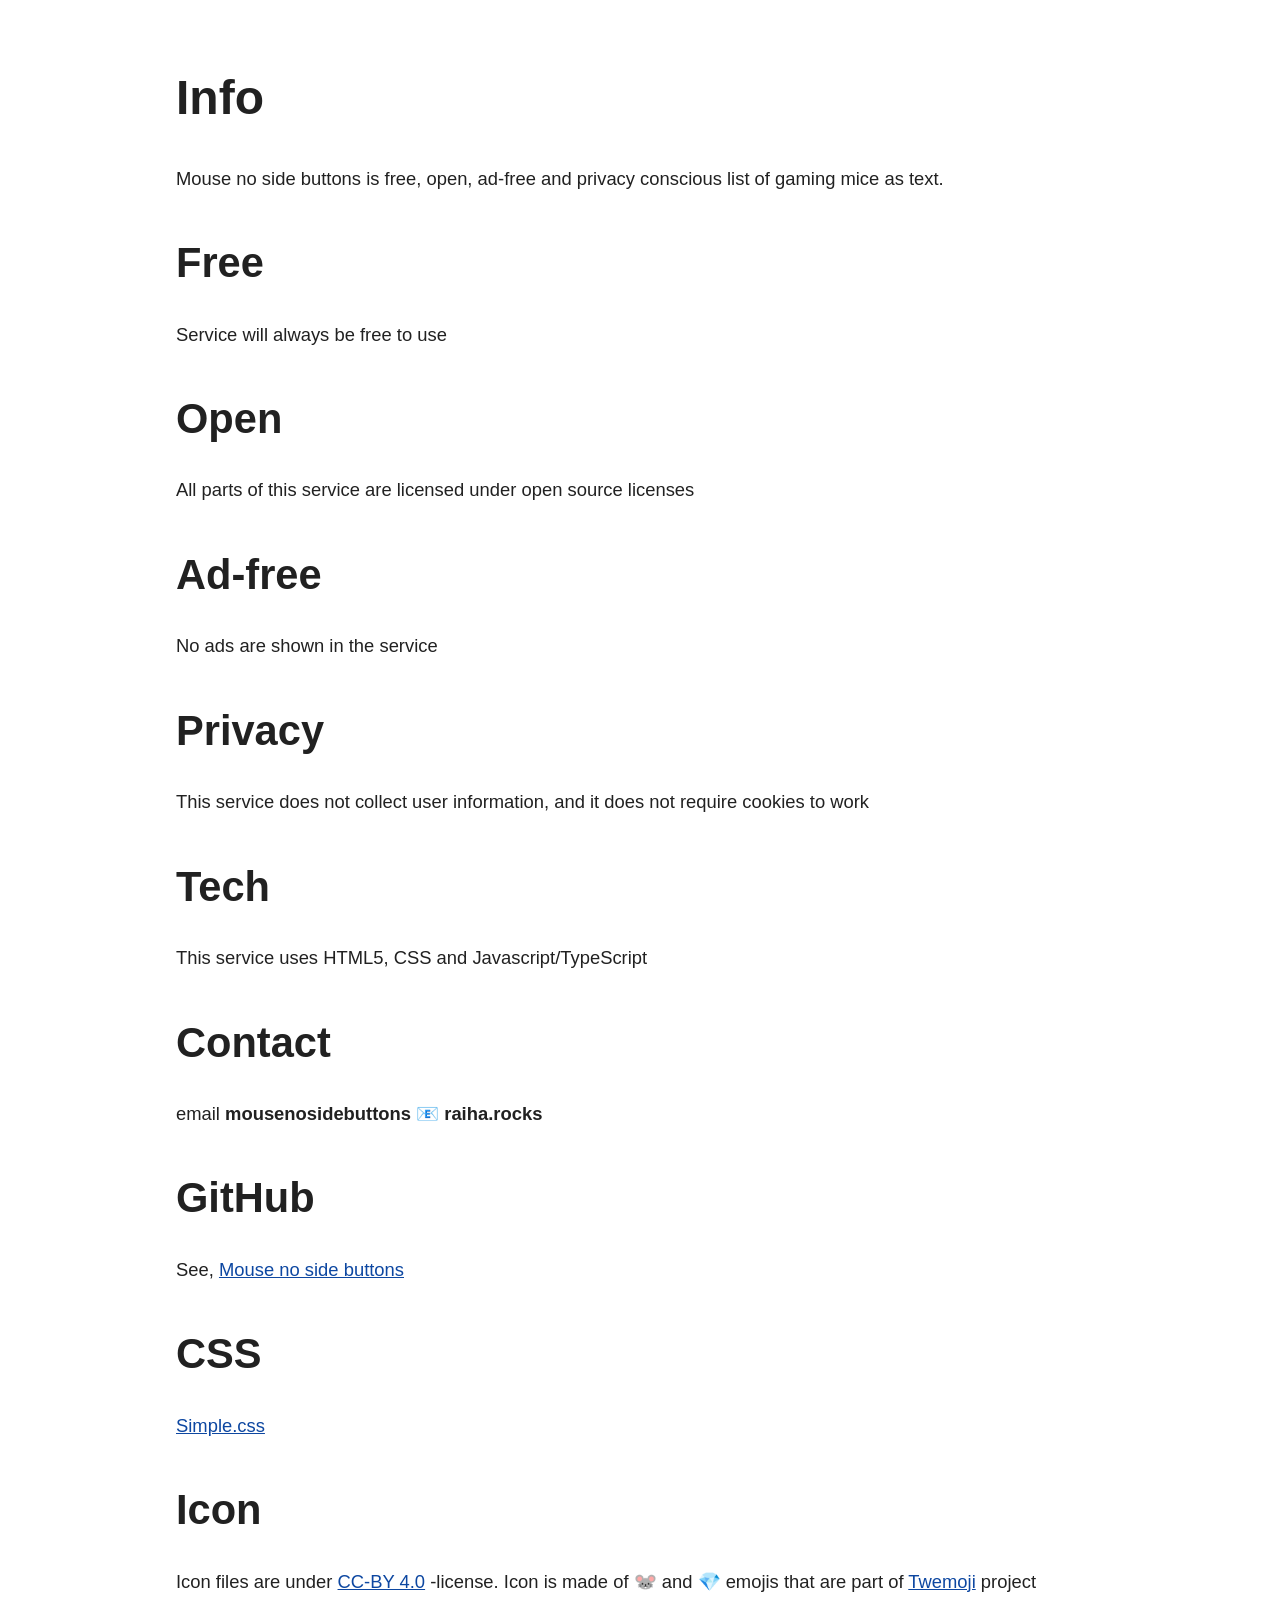
<file: src/info.html>
<!DOCTYPE html>
<html lang="en">
  <head>
    <meta charset="utf-8">
    <meta http-equiv="X-UA-Compatible" content="IE=edge">
    <meta name="viewport" content="width=device-width,initial-scale=1.0">
    <meta name="description" content="Free, open, no ads and respects your privacy">
    <link rel="icon" href="favicon.ico">
    <link rel="stylesheet" href="simple.min.css">
    <title>Mouse no side buttons</title>
  </head>
  <body>
    <main>
      <section>
        <header>
          <h1>Info</h1>
          <p>Mouse no side buttons is free, open, ad-free and privacy conscious list of gaming mice as text.</p>

          <h2>Free</h2>
          <p>Service will always be free to use</p>

          <h2>Open</h2>
          <p>All parts of this service are licensed under open source licenses</p>

          <h2>Ad-free</h2>
          <p>No ads are shown in the service</p>

          <h2>Privacy</h2>
          <p>This service does not collect user information, and it does not require cookies to work</p>

          <h2>Tech</h2>
          <p>This service uses HTML5, CSS and Javascript/TypeScript</p>

          <h2 id="contact">Contact</h2>
          <p>email <b>mousenosidebuttons 📧 raiha.rocks</b></p>

          <h2 id="github">GitHub</h2>
          <p>See, <a href="https://github.com/mcraiha/mousenosidebuttons">Mouse no side buttons</a></p>

          <h2>CSS</h2>
          <p>
            <a href="https://simplecss.org/">Simple.css</a>
          </p>

          <h2>Icon</h2>
          <p>Icon files are under <a href="https://creativecommons.org/licenses/by/4.0/">CC-BY 4.0</a> -license. Icon is made of 🐭 and 💎 emojis that are part of <a href="https://github.com/jdecked/twemoji">Twemoji</a> project</p>
        </header>
      </section>
    </main>
  </body>
</html>
</file>
<file: src/simple.min.css>
:root{--sans-font:-apple-system,BlinkMacSystemFont,"Avenir Next",Avenir,"Nimbus Sans L",Roboto,"Noto Sans","Segoe UI",Arial,Helvetica,"Helvetica Neue",sans-serif;--mono-font:Consolas,Menlo,Monaco,"Andale Mono","Ubuntu Mono",monospace;--standard-border-radius:5px;--border-width:1px;--bg:#fff;--accent-bg:#f5f7ff;--text:#212121;--text-light:#585858;--border:#898ea4;--accent:#0d47a1;--accent-hover:#1266e2;--accent-text:var(--bg);--code:#d81b60;--preformatted:#444;--marked:#fd3;--disabled:#efefef}@media (prefers-color-scheme:dark){:root{color-scheme:dark;--bg:#212121;--accent-bg:#2b2b2b;--text:#dcdcdc;--text-light:#ababab;--accent:#ffb300;--accent-hover:#ffe099;--accent-text:var(--bg);--code:#f06292;--preformatted:#ccc;--disabled:#111}img,video{opacity:.8}}*,:before,:after{box-sizing:border-box}textarea,select,input,progress{-webkit-appearance:none;-moz-appearance:none;appearance:none}html{font-family:var(--sans-font);scroll-behavior:smooth}body{color:var(--text);background-color:var(--bg);grid-template-columns:1fr min(60rem,95%) 1fr;margin:0;font-size:1.15rem;line-height:1.5;display:grid}body>*{grid-column:2}body>header{background-color:var(--accent-bg);border-bottom:var(--border-width)solid var(--border);text-align:center;grid-column:1/-1;padding:0 .5rem 2rem}body>header>:only-child{margin-block-start:2rem}body>header h1{max-width:1200px;margin:1rem auto}body>header p{max-width:40rem;margin:1rem auto}main{padding-top:1.5rem}body>footer{color:var(--text-light);text-align:center;border-top:var(--border-width)solid var(--border);margin-top:4rem;padding:2rem 1rem 1.5rem;font-size:.9rem}h1{font-size:3rem}h2{margin-top:3rem;font-size:2.6rem}h3{margin-top:3rem;font-size:2rem}h4{font-size:1.44rem}h5{font-size:1.15rem}h6{font-size:.96rem}p{margin:1.5rem 0}p,h1,h2,h3,h4,h5,h6{overflow-wrap:break-word}h1,h2,h3{line-height:1.1}@media only screen and (width<=720px){h1{font-size:2.5rem}h2{font-size:2.1rem}h3{font-size:1.75rem}h4{font-size:1.25rem}}a,a:visited{color:var(--accent)}a:hover{text-decoration:none}button,.button,a.button,input[type=submit],input[type=reset],input[type=button]{border:var(--border-width)solid var(--accent);background-color:var(--accent);color:var(--accent-text);padding:.5rem .9rem;line-height:normal;text-decoration:none}.button[aria-disabled=true],input:disabled,textarea:disabled,select:disabled,button[disabled]{cursor:not-allowed;background-color:var(--disabled);border-color:var(--disabled);color:var(--text-light)}input[type=range]{padding:0}abbr[title]{cursor:help;text-decoration-line:underline;text-decoration-style:dotted}button:enabled:hover,.button:not([aria-disabled=true]):hover,input[type=submit]:enabled:hover,input[type=reset]:enabled:hover,input[type=button]:enabled:hover{background-color:var(--accent-hover);border-color:var(--accent-hover);cursor:pointer}.button:focus-visible,button:focus-visible:where(:enabled),input:enabled:focus-visible:where([type=submit],[type=reset],[type=button]){outline:2px solid var(--accent);outline-offset:1px}header nav{padding:1rem 0 0;font-size:1rem;line-height:2}header nav ul,header nav ol{flex-flow:wrap;place-content:space-around center;align-items:center;margin:0;padding:0;list-style-type:none;display:flex}header nav ul li,header nav ol li{display:inline-block}header nav a,header nav a:visited{border:var(--border-width)solid var(--border);border-radius:var(--standard-border-radius);color:var(--text);margin:0 .5rem 1rem;padding:.1rem 1rem;text-decoration:none;display:inline-block}header nav a:hover,header nav a.current,header nav a[aria-current=page],header nav a[aria-current=true]{border-color:var(--accent);color:var(--accent);cursor:pointer}@media only screen and (width<=720px){header nav a{border:none;padding:0;line-height:1;text-decoration:underline}}aside,details,pre,progress{background-color:var(--accent-bg);border:var(--border-width)solid var(--border);border-radius:var(--standard-border-radius);margin-bottom:1rem}aside{float:right;width:30%;margin-inline-start:15px;padding:0 15px;font-size:1rem}[dir=rtl] aside{float:left}@media only screen and (width<=720px){aside{float:none;width:100%;margin-inline-start:0}}article,fieldset,dialog{border:var(--border-width)solid var(--border);border-radius:var(--standard-border-radius);margin-bottom:1rem;padding:1rem}article h2:first-child,section h2:first-child,article h3:first-child,section h3:first-child{margin-top:1rem}section{border-top:var(--border-width)solid var(--border);border-bottom:var(--border-width)solid var(--border);margin:3rem 0;padding:2rem 1rem}section+section,section:first-child{border-top:0;padding-top:0}section+section{margin-top:0}section:last-child{border-bottom:0;padding-bottom:0}details{padding:.7rem 1rem}summary{cursor:pointer;word-break:break-all;margin:-.7rem -1rem;padding:.7rem 1rem;font-weight:700}details[open]>summary+*{margin-top:0}details[open]>summary{margin-bottom:.5rem}details[open]>:last-child{margin-bottom:0}table{border-collapse:collapse;margin:1.5rem 0}figure>table{width:max-content;margin:0}td,th{border:var(--border-width)solid var(--border);text-align:start;padding:.5rem}th{background-color:var(--accent-bg);font-weight:700}tr:nth-child(2n){background-color:var(--accent-bg)}table caption{margin-bottom:.5rem;font-weight:700}textarea,select,input,button,.button{font-size:inherit;border-radius:var(--standard-border-radius);box-shadow:none;max-width:100%;margin-bottom:.5rem;padding:.5em;font-family:inherit;display:inline-block}textarea,select,input{color:var(--text);background-color:var(--bg);border:var(--border-width)solid var(--border)}label{display:block}textarea:not([cols]){width:100%}select:not([multiple]){background-image:linear-gradient(45deg,transparent 49%,var(--text)51%),linear-gradient(135deg,var(--text)51%,transparent 49%);background-position:calc(100% - 15px),calc(100% - 10px);background-repeat:no-repeat;background-size:5px 5px,5px 5px;padding-inline-end:25px}[dir=rtl] select:not([multiple]){background-position:10px,15px}input[type=checkbox],input[type=radio]{vertical-align:middle;width:min-content;position:relative}input[type=checkbox]+label,input[type=radio]+label{display:inline-block}input[type=radio]{border-radius:100%}input[type=checkbox]:checked,input[type=radio]:checked{background-color:var(--accent)}input[type=checkbox]:checked:after{content:" ";border-right:solid var(--bg).08em;border-bottom:solid var(--bg).08em;background-color:#0000;border-radius:0;width:.2em;height:.4em;font-size:1.8em;position:absolute;top:.04em;left:.18em;transform:rotate(45deg)}input[type=radio]:checked:after{content:" ";background-color:var(--bg);border-radius:100%;width:.3em;height:.3em;font-size:1.8em;position:absolute;top:.125em;left:.125em}@media only screen and (width<=720px){textarea,select,input{width:100%}}input[type=color]{height:2.5rem;padding:.2rem}input[type=file]{border:0}hr{height:var(--border-width);background:var(--border);border:none;margin:1rem auto}mark{border-radius:var(--standard-border-radius);background-color:var(--marked);color:#000;padding:2px 5px}mark a{color:#0d47a1}img,video{border-radius:var(--standard-border-radius);max-width:100%;height:auto}figure{margin:0;display:block;overflow-x:auto}figure>img,figure>picture>img{margin-inline:auto;display:block}figcaption{text-align:center;color:var(--text-light);margin-block:1rem;font-size:.9rem;position:sticky;left:0}blockquote{border-inline-start:.35rem solid var(--accent);color:var(--text-light);margin-block:2rem;margin-inline:2rem 0;padding:.4rem .8rem;font-style:italic}cite{color:var(--text-light);font-size:.9rem;font-style:normal}dt{color:var(--text-light)}code,pre,pre span,kbd,samp{font-family:var(--mono-font);color:var(--code)}kbd{color:var(--preformatted);border:var(--border-width)solid var(--preformatted);border-bottom:3px solid var(--preformatted);border-radius:var(--standard-border-radius);padding:.1rem .4rem}pre{max-width:100%;color:var(--preformatted);padding:1rem 1.4rem;overflow:auto}pre code{color:var(--preformatted);background:0 0;margin:0;padding:0}progress{width:100%}progress:indeterminate{background-color:var(--accent-bg)}progress::-webkit-progress-bar{border-radius:var(--standard-border-radius);background-color:var(--accent-bg)}progress::-webkit-progress-value{border-radius:var(--standard-border-radius);background-color:var(--accent)}progress::-moz-progress-bar{border-radius:var(--standard-border-radius);background-color:var(--accent);transition-property:width;transition-duration:.3s}progress:indeterminate::-moz-progress-bar{background-color:var(--accent-bg)}dialog{background-color:var(--bg);max-width:40rem;margin:auto}dialog::backdrop{background-color:var(--bg);opacity:.8}@media only screen and (width<=720px){dialog{max-width:calc(100vw - 2rem)}}sup,sub{vertical-align:baseline;position:relative}sup{top:-.4em}sub{top:.3em}.notice{background:var(--accent-bg);border:var(--border-width)solid var(--border);border-radius:var(--standard-border-radius);margin:2rem 0;padding:1.5rem}@media print{@page{margin:1cm}body{display:block}body>header{background-color:unset}body>header nav,body>footer{display:none}article{border:none;padding:0}a[href^=http]:after{content:" <" attr(href)">"}abbr[title]:after{content:" (" attr(title)")"}a{text-decoration:none}p{widows:3;orphans:3}hr{border-top:var(--border-width)solid var(--border)}mark{border:var(--border-width)solid var(--border)}pre,table,figure,img,svg{break-inside:avoid}pre code{white-space:pre-wrap}}
</file>
